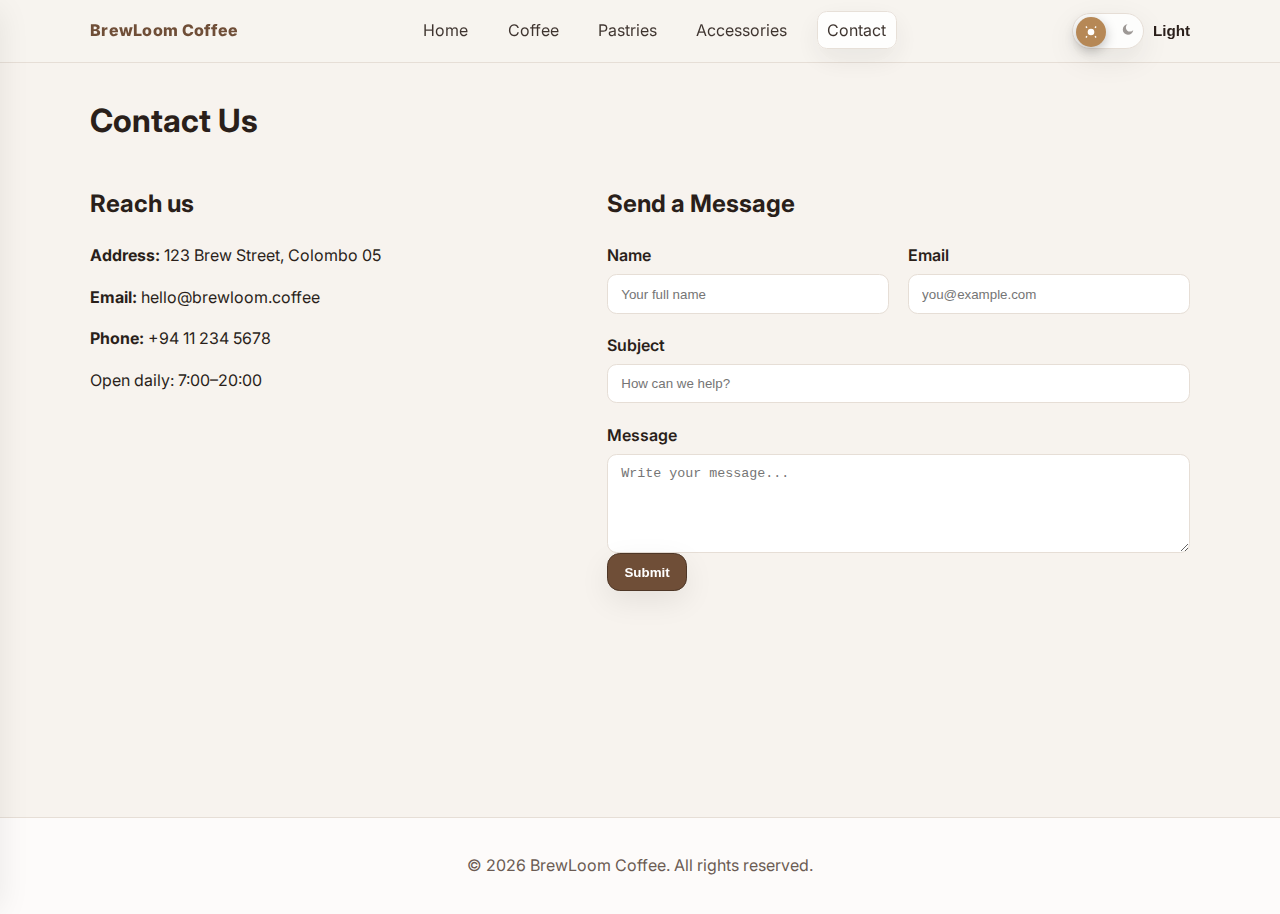
<file: contact.html>
<!doctype html>
<html lang="en">
<head>
  <meta charset="utf-8">
  <meta name="viewport" content="width=device-width, initial-scale=1">
  <meta name="description" content="BrewLoom Coffee — simple e-commerce demo with HTML, CSS, JS">
  <title>Contact • BrewLoom Coffee</title>
  <link rel="stylesheet" href="assets/css/styles.css">
  <link rel="preconnect" href="https://fonts.googleapis.com">
  <link rel="preconnect" href="https://fonts.gstatic.com" crossorigin>
  <link href="https://fonts.googleapis.com/css2?family=Inter:wght@300;400;600;800&display=swap" rel="stylesheet">
</head>
<body data-page="contact">
  <header id="top" class="navbar">
  <div class="container nav-inner">
    <button id="menuToggle" class="menu-toggle" aria-label="Open menu" aria-controls="mobileNav" aria-expanded="false">
      <svg class="icon-burger" width="24" height="24" viewBox="0 0 24 24" fill="currentColor" aria-hidden="true">
        <path d="M3 6h18v2H3V6Zm0 5h18v2H3v-2Zm0 5h18v2H3v-2Z"/>
      </svg>
    </button>
    <a class="brand" href="index.html">BrewLoom Coffee</a>
    <nav class="nav-links">
      <a href="index.html" data-link="home">Home</a>
      <a href="coffee.html" data-link="coffee">Coffee</a>
      <a href="pastries.html" data-link="pastries">Pastries</a>
      <a href="accessories.html" data-link="accessories">Accessories</a>
      <a href="contact.html" data-link="contact">Contact</a>
    </nav>
    <button id="themeToggle" class="theme-switch" aria-label="Switch to dark mode" aria-pressed="false" title="Switch theme">
  <span class="switch-track" aria-hidden="true">
    <span class="track-icon track-sun" aria-hidden="true">
      <svg width="14" height="14" viewBox="0 0 24 24" fill="currentColor"><path d="M6.76 4.84l-1.8-1.79-1.41 1.41 1.79 1.8 1.42-1.42Zm10.48 0 1.79-1.79 1.41 1.41-1.79 1.8-1.41-1.42ZM12 4V1h0v3Zm0 19v-3h0v3ZM4 12H1v0h3Zm22 0h-3v0h3ZM6.76 19.16l-1.8 1.79-1.41-1.41 1.79-1.8 1.42 1.42Zm10.48 0 1.79 1.79 1.41-1.41-1.79-1.8-1.41 1.42ZM12 7a5 5 0 100 10 5 5 0 000-10Z"/></svg>
    </span>
    <span class="track-icon track-moon" aria-hidden="true">
      <svg width="14" height="14" viewBox="0 0 24 24" fill="currentColor"><path d="M21 12.79A9 9 0 1111.21 3a7 7 0 109.79 9.79Z"/></svg>
    </span>
    <span class="switch-thumb">
      <svg class="thumb-sun" width="16" height="16" viewBox="0 0 24 24" fill="currentColor"><path d="M6.76 4.84l-1.8-1.79-1.41 1.41 1.79 1.8 1.42-1.42Zm10.48 0 1.79-1.79 1.41 1.41-1.79 1.8-1.41-1.42ZM12 4V1h0v3Zm0 19v-3h0v3ZM4 12H1v0h3Zm22 0h-3v0h3ZM6.76 19.16l-1.8 1.79-1.41-1.41 1.79-1.8 1.42 1.42Zm10.48 0 1.79 1.79 1.41-1.41-1.79-1.8-1.41 1.42ZM12 7a5 5 0 100 10 5 5 0 000-10Z"/></svg>
      <svg class="thumb-moon" width="16" height="16" viewBox="0 0 24 24" fill="currentColor"><path d="M21 12.79A9 9 0 1111.21 3a7 7 0 109.79 9.79Z"/></svg>
    </span>
  </span>
  <span class="switch-label" id="themeLabel">Light</span>
</button>

  </div>
</header>
<!-- Backdrop + side drawer for mobile/tablet -->
<div id="backdrop" class="backdrop" hidden></div>
<aside id="mobileNav" class="side-drawer" aria-hidden="true">
  <div class="drawer-header">
    <span class="brand">BrewLoom Coffee</span>
    <button id="drawerClose" class="drawer-close" aria-label="Close menu">
      <svg width="24" height="24" viewBox="0 0 24 24" fill="currentColor" aria-hidden="true">
        <path d="M18.3 5.7 12 12l6.3 6.3-1.4 1.4L10.6 13.4 4.3 19.7 2.9 18.3 9.2 12 2.9 5.7 4.3 4.3l6.3 6.3L16.9 4.3z"/>
      </svg>
    </button>
  </div>
  <nav class="drawer-links">
    <a href="index.html">Home</a>
    <a href="coffee.html">Coffee</a>
    <a href="pastries.html">Pastries</a>
    <a href="accessories.html">Accessories</a>
    <a href="contact.html">Contact</a>
  </nav>
</aside>

  <main class="container page contact-page">
    <h1 class="page-title reveal-on-scroll">Contact Us</h1>
    <div class="contact-grid">
      <section class="contact-info reveal-on-scroll">
        <h2>Reach us</h2>
        <p><strong>Address:</strong> 123 Brew Street, Colombo 05</p>
        <p><strong>Email:</strong> hello@brewloom.coffee</p>
        <p><strong>Phone:</strong> +94 11 234 5678</p>
        <p>Open daily: 7:00–20:00</p>
        <div class="map-embed-wrap contact-map">
  <iframe
    class="map-embed"
    loading="lazy"
    referrerpolicy="no-referrer-when-downgrade"
    src="https://www.google.com/maps?q=123%20Brew%20Street%2C%20Colombo%2005&output=embed"
    allowfullscreen
  ></iframe>
</div>

      </section>
      
      <section class="contact-form reveal-on-scroll delay-1">
        <h2>Send a Message</h2>
        <!-- Non-functional layout -->
        <form action="#" method="post" onsubmit="return false;">
          <div class="grid form-grid">
            <label>
              <span>Name</span>
              <input type="text" placeholder="Your full name">
            </label>
            <label>
              <span>Email</span>
              <input type="email" placeholder="you@example.com">
            </label>
            <label class="full">
              <span>Subject</span>
              <input type="text" placeholder="How can we help?">
            </label>
            <label class="full">
              <span>Message</span>
              <textarea rows="5" placeholder="Write your message..."></textarea>
            </label>
          </div>
          <button class="btn btn-primary" type="button">Submit</button>
        </form>
      </section>
    </div>
  </main>
  <footer class="footer">
  <div class="container">
    <p>© <span id="year"></span> BrewLoom Coffee. All rights reserved.</p>
  </div>
</footer>
<button id="backToTop" class="back-to-top" aria-label="Back to top">↑</button>
<script src="assets/js/script.js"></script>
</body>
</html>
</file>
<file: assets/css/styles.css>
:root {
  --bg: #f7f3ee;
  --text: #2a1f1a;
  --muted: #6b5b53;
  --primary: #6f4e37; /* coffee brown */
  --accent: #c49a6c;
  --card: #ffffff;
  --border: #e6ded6;
  --shadow: 0 10px 30px rgba(0, 0, 0, 0.08);
  --nav-h: 60px;
}
body[data-theme="dark"] {
  --bg: #14110f;
  --text: #eee5df;
  --muted: #b3a59c;
  --primary: #9c7a5b;
  --accent: #b68856;
  --card: #1f1a17;
  --border: #2b2521;
  --shadow: 0 10px 30px rgba(0, 0, 0, 0.35);
}

* {
  box-sizing: border-box;
}
html,
body {
  margin: 0;
  padding: 0;
}
body {
  font-family: "Inter", system-ui, -apple-system, Segoe UI, Roboto, Arial,
    sans-serif;
  background: var(--bg);
  color: var(--text);
  line-height: 1.6;
  transition: background 0.3s ease, color 0.3s ease;
}
img {
  max-width: 100%;
  display: block;
}
a {
  color: inherit;
  text-decoration: none;
}
.container {
  width: min(1100px, 92%);
  margin: 0 auto;
}

/* Navbar */
.navbar {
  position: sticky;
  top: 0;
  z-index: 1000;
  background: color-mix(in srgb, var(--bg) 85%, transparent);
  backdrop-filter: blur(8px);
  border-bottom: 1px solid var(--border);
}
.nav-inner {
  display: flex;
  align-items: center;
  justify-content: space-between;
  gap: 0.6rem;
  padding: 0.8rem 0;
}
.brand {
  font-weight: 800;
  letter-spacing: 0.3px;
  color: var(--primary);
  white-space: nowrap;
}
.nav-links a {
  margin: 0 0.5rem;
  padding: 0.5rem 0.6rem;
  border-radius: 0.6rem;
  opacity: 0.9;
}
.nav-links a.active,
.nav-links a:hover {
  background: var(--card);
  border: 1px solid var(--border);
  box-shadow: var(--shadow);
}

/* Pill theme switch */
.theme-switch {
  --switch-w: 72px;
  --switch-h: 36px;
  --thumb: 30px;
  display: inline-flex;
  align-items: center;
  gap: 0.55rem;
  background: transparent;
  border: 0;
  padding: 0;
  cursor: pointer;
  color: var(--text);
}
.switch-label {
  font-weight: 600;
  font-size: 0.95rem;
  user-select: none;
}
.theme-switch:focus-visible {
  outline: 2px solid color-mix(in srgb, var(--primary) 60%, #fff);
  outline-offset: 2px;
  border-radius: 0.6rem;
}
.switch-track {
  position: relative;
  width: var(--switch-w);
  height: var(--switch-h);
  border-radius: 999px;
  background: color-mix(in srgb, var(--card) 80%, var(--bg));
  border: 1px solid var(--border);
  box-shadow: var(--shadow);
  transition: background 0.25s ease, border-color 0.25s ease;
  display: inline-block;
}
.track-icon {
  position: absolute;
  top: 50%;
  transform: translateY(-50%);
  opacity: 0.45;
  pointer-events: none;
}
.track-sun {
  left: 8px;
}
.track-moon {
  right: 8px;
}
.switch-thumb {
  position: absolute;
  top: 3px;
  left: 3px;
  width: var(--thumb);
  height: var(--thumb);
  border-radius: 50%;
  background: #b68856;
  color: #fff;
  display: grid;
  place-items: center;
  transition: transform 0.28s cubic-bezier(0.2, 0.7, 0.2, 1),
    background 0.25s ease;
  will-change: transform;
  box-shadow: 0 4px 12px rgba(0, 0, 0, 0.25);
}
.switch-thumb .thumb-sun {
  display: block;
}
.switch-thumb .thumb-moon {
  display: none;
}
body[data-theme="dark"] .switch-track {
  background: #1e1b19;
  border-color: color-mix(in srgb, var(--border) 50%, #000);
}
body[data-theme="dark"] .switch-thumb {
  transform: translateX(calc(var(--switch-w) - var(--thumb) - 6px));
}
body[data-theme="dark"] .switch-thumb .thumb-sun {
  display: none;
}
body[data-theme="dark"] .switch-thumb .thumb-moon {
  display: block;
}
@media (max-width: 520px) {
  .switch-label {
    display: none;
  }
}

/* Hero */
.hero {
  position: relative;
  overflow: hidden;
}
.hero-inner {
  display: grid;
  grid-template-columns: 1.1fr 0.9fr;
  gap: 2rem;
  align-items: center;
  padding: 3.5rem 0 2.5rem;
}
.hero-text h1 {
  font-size: clamp(2rem, 5vw, 3rem);
  margin: 0 0 0.6rem;
}
.hero-text p {
  color: var(--muted);
  margin: 0 0 1.2rem;
}
.hero-cta .btn {
  margin-right: 0.6rem;
}
.hero-media {
  position: sticky;
  top: calc(var(--nav-h) + 12px);
  align-self: start;
}
/* .hero-media img {
  border-radius: 1.2rem;
  box-shadow: var(--shadow);
  will-change: transform;
  transform-origin: 50% 50%;
} */
.hero-wave {
  position: absolute;
  inset: auto 0 0 0;
  height: 150px;
  background: linear-gradient(
    180deg,
    transparent,
    color-mix(in srgb, var(--primary) 10%, transparent)
  );
  pointer-events: none;
}

/* Sections */
.section-title {
  font-size: 1.6rem;
  margin: 2rem 0 1rem;
}
.bg-alt {
  background: color-mix(in srgb, var(--card) 70%, var(--bg));
  padding: 1rem 0 2rem;
  border-top: 1px solid var(--border);
  border-bottom: 1px solid var(--border);
}
.page {
  padding: 2rem 0;
}
.page-title {
  font-size: 2rem;
  margin: 0 0 0.2rem;
}
.page-subtitle {
  color: var(--muted);
  margin-top: 0;
}

/* Cards & grids */
.grid {
  display: grid;
  gap: 1.2rem;
}
/* === Equal-height cards for 'Browse Categories' === */
.cards {
  align-items: stretch;
  grid-auto-rows: 1fr;
}

.cards > .card {
  display: flex;
  flex-direction: column;
  height: 100%;
  margin-bottom: 1rem;
}
.cards > .card img {
  aspect-ratio: 4/3;
  object-fit: cover;
}
.cards > .card .card-body {
  flex: 1 1 auto;
  display: flex;
  flex-direction: column;
  justify-content: flex-start;
  padding-bottom: 1rem;
}

.cards {
  grid-template-columns: repeat(auto-fit, minmax(240px, 1fr));
  gap: 2rem;
}
.categories {
  margin-bottom: 2rem; /* Adds margin at the bottom of the container */
}

.product-grid {
  grid-template-columns: repeat(auto-fit, minmax(220px, 1fr));
}
.card,
.product-card {
  background: var(--card);
  border: 1px solid var(--border);
  border-radius: 1rem;
  overflow: hidden;
  box-shadow: var(--shadow);
  transition: transform 0.15s ease;
}
.card:hover,
.product-card:hover {
  transform: translateY(-3px);
}
.card-body {
  padding: 1rem;
}
.card:hover img {
  transform: scale(1.1);
  transition: transform 0.3s ease;
}
.product-card {
  padding-bottom: 0.8rem;
}
.product-card img {
  aspect-ratio: 4/3;
  object-fit: cover;
}
.product-card h3 {
  margin: 0.6rem 1rem 0;
  font-size: 1.05rem;
}
.product-card p {
  margin: 0.3rem 1rem 0.6rem;
  color: var(--muted);
  font-size: 0.95rem;
}
.price {
  margin: 0 1rem 0.6rem;
  font-weight: 700;
  color: var(--primary);
}
.price.lg {
  font-size: 1.6rem;
}
.badge {
  position: absolute;
  margin: 0.6rem;
  padding: 0.25rem 0.5rem;
  border-radius: 0.5rem;
  background: var(--primary);
  color: #fff;
  font-size: 0.75rem;
  font-weight: 600;
  box-shadow: var(--shadow);
}
.badge-accent {
  background: var(--accent);
}

/* Buttons */
.btn {
  display: inline-flex;
  align-items: center;
  justify-content: center;
  padding: 0.65rem 1rem;
  border-radius: 0.8rem;
  font-weight: 600;
  border: 1px solid var(--border);
  background: var(--card);
  color: var(--text);
  box-shadow: var(--shadow);
  cursor: pointer;
  transition: transform 0.12s ease, background 0.2s ease;
}
.btn:hover {
  transform: translateY(-2px);
}
.btn-primary {
  background: var(--primary);
  color: #fff;
  border-color: color-mix(in srgb, var(--primary) 70%, #000);
}
.btn-outline {
  background: transparent;
}

/* Story */
.story-inner {
  display: grid;
  grid-template-columns: 0.9fr 1.1fr;
  gap: 1.8rem;
  padding: 2rem 0 3rem;
}
.story-media img {
  border-radius: 1rem;
  box-shadow: var(--shadow);
}
.story-text p {
  color: var(--muted);
}

/* Product detail */
.breadcrumb {
  font-size: 0.9rem;
  color: var(--muted);
  margin-top: 1rem;
}
.breadcrumb a {
  text-decoration: underline;
}
.product-detail {
  display: grid;
  grid-template-columns: 1.05fr 0.95fr;
  gap: 2rem;
  padding: 1rem 0 2rem;
}
.gallery .main-image {
  border-radius: 1rem;
  box-shadow: var(--shadow);
}
.thumbs {
  display: flex;
  gap: 0.6rem;
  margin-top: 0.6rem;
}
.thumb {
  width: 90px;
  height: 70px;
  object-fit: cover;
  border-radius: 0.5rem;
  border: 2px solid transparent;
  cursor: pointer;
}
.thumb.is-active {
  border-color: var(--primary);
}
.info .desc {
  color: var(--muted);
}
.bullets {
  padding-left: 1.1rem;
}
.bullets li {
  margin: 0.2rem 0;
}

/* Contact */
.contact-grid {
  display: grid;
  grid-template-columns: 1fr 1.2fr;
  gap: 2rem;
  padding: 1rem 0 2rem;
}
form label {
  display: grid;
  gap: 0.35rem;
  font-weight: 600;
}
input,
textarea {
  width: 100%;
  padding: 0.7rem 0.8rem;
  border-radius: 0.6rem;
  border: 1px solid var(--border);
  background: var(--card);
  color: var(--text);
  outline: none;
}
.form-grid {
  grid-template-columns: repeat(2, 1fr);
}
.form-grid .full {
  grid-column: 1/-1;
}
/* Contact: map card */
.map-card {
  margin-top: 1rem;
  background: var(--card);
  border: 1px solid var(--border);
  border-radius: 1rem;
  box-shadow: var(--shadow);
  padding: 1rem;
}
.map-card h2 {
  margin: 0 0 0.6rem;
}

/* Responsive map */
.map-embed {
  width: 100%;
  aspect-ratio: 16/10;
  border: 0;
  border-radius: 0.6rem;
}
.map-embed-wrap {
  position: relative;
}

/* Fallback for older browsers without aspect-ratio */
@supports not (aspect-ratio: 1) {
  .map-embed-wrap {
    padding-top: 62.5%;
  }
  .map-embed-wrap .map-embed {
    position: absolute;
    inset: 0;
    width: 100%;
    height: 100%;
  }
}

/* Footer */
.footer {
  border-top: 1px solid var(--border);
  padding: 1.2rem 0;
  margin-top: 2rem;
  text-align: center;
  color: var(--muted);
  background: color-mix(in srgb, var(--card) 70%, var(--bg));
}

/* Back to top (brown bg, white arrow) */
.back-to-top {
  position: fixed;
  right: 1rem;
  bottom: 1rem;
  width: 44px;
  height: 44px;
  border-radius: 50%;
  border: 1px solid color-mix(in srgb, var(--primary) 75%, #000);
  background: var(--primary);
  box-shadow: var(--shadow);
  display: grid;
  place-items: center;
  font-weight: 800;
  color: #fff;
  cursor: pointer;
  opacity: 0;
  visibility: hidden;
  transition: opacity 0.2s ease, transform 0.2s ease, visibility 0.2s ease;
  z-index: 1000;
}
.back-to-top.show {
  opacity: 1;
  visibility: visible;
  transform: translateY(-4px);
}

/* Reveal on scroll */
.reveal-on-scroll {
  opacity: 0;
  transform: translateY(18px);
  transition: opacity 0.6s ease, transform 0.6s ease;
}
.reveal-on-scroll.visible {
  opacity: 1;
  transform: translateY(0);
}
.delay-1 {
  transition-delay: 0.12s;
}
.delay-2 {
  transition-delay: 0.24s;
}
.delay-3 {
  transition-delay: 0.36s;
}
.delay-4 {
  transition-delay: 0.48s;
}

/* ===== Creative Preloader: Coffee beans pouring into cup ===== */
#preloader {
  position: fixed;
  inset: 0;
  background: var(--bg);
  color: var(--text);
  display: grid;
  place-items: center;
  z-index: 2000;
  transition: opacity 0.3s ease, visibility 0.3s ease;
}
#preloader.hide {
  opacity: 0;
  visibility: hidden;
}

.bean-loader {
  position: relative;
  width: 220px;
  height: 170px;
}
.bean-loader-text {
  margin-top: 0.6rem;
  color: var(--muted);
  font-weight: 600;
}

/* Beans */
.beans {
  position: absolute;
  inset: 0;
  display: grid;
  place-items: center;
}
.bean {
  width: 26px;
  height: 36px;
  background: color-mix(in srgb, var(--primary) 92%, #000);
  border-radius: 55% 55% 45% 45% / 60% 60% 40% 40%;
  transform: rotate(22deg);
  position: absolute;
  box-shadow: 0 2px 0 rgba(0, 0, 0, 0.08) inset, 0 6px 16px rgba(0, 0, 0, 0.2);
}
.bean::after {
  /* bean crease */
  content: "";
  position: absolute;
  left: 50%;
  top: 10%;
  width: 2px;
  height: 80%;
  background: color-mix(in srgb, #fff 70%, var(--card));
  border-radius: 2px;
  transform: translateX(-50%) rotate(-8deg);
  opacity: 0.6;
}
/* falling animation with slight spin */
@keyframes bean-drop {
  0% {
    transform: translateY(-110px) translateX(-30px) rotate(0deg);
    opacity: 0;
  }
  20% {
    opacity: 1;
  }
  70% {
    transform: translateY(0px) translateX(0) rotate(340deg);
  }
  84% {
    transform: translateY(-16px) rotate(360deg);
  }
  100% {
    transform: translateY(0) rotate(380deg);
    opacity: 1;
  }
}
.b1 {
  animation: bean-drop 1.2s ease-in-out infinite;
}
.b2 {
  animation: bean-drop 1.2s ease-in-out 0.2s infinite;
}
.b3 {
  animation: bean-drop 1.2s ease-in-out 0.4s infinite;
}

/* Cup */
.cup {
  position: absolute;
  bottom: 0;
  left: 50%;
  transform: translateX(-50%);
  width: 150px;
  height: 64px;
  background: var(--card);
  border: 2px solid var(--border);
  border-top: 0;
  border-radius: 0 0 22px 22px;
  box-shadow: var(--shadow);
}
.cup::before {
  /* saucer */
  content: "";
  position: absolute;
  left: 50%;
  bottom: -10px;
  transform: translateX(-50%);
  width: 190px;
  height: 16px;
  background: color-mix(in srgb, var(--card) 85%, var(--bg));
  border: 1px solid var(--border);
  border-radius: 999px;
  box-shadow: var(--shadow);
}
.cup::after {
  /* handle */
  content: "";
  position: absolute;
  right: -20px;
  top: 12px;
  width: 26px;
  height: 26px;
  border: 6px solid var(--card);
  border-left-color: transparent;
  border-bottom-color: transparent;
  border-radius: 50%;
  box-shadow: 0 0 0 2px var(--border) inset;
}

/* Steam */
.steam {
  position: absolute;
  width: 8px;
  height: 14px;
  left: 50%;
  top: -16px;
  border-radius: 100px;
  background: radial-gradient(
    circle at 50% 40%,
    rgba(255, 255, 255, 0.9),
    rgba(255, 255, 255, 0) 70%
  );
  filter: blur(1px);
  opacity: 0;
}
@keyframes rise {
  0% {
    transform: translate(-6px, 6px) scale(0.8);
    opacity: 0;
  }
  30% {
    opacity: 0.9;
  }
  100% {
    transform: translate(-6px, -34px) scale(1.1);
    opacity: 0;
  }
}
.s1 {
  animation: rise 1.6s ease-in-out 0.1s infinite;
}
.s2 {
  left: 58%;
  animation: rise 1.6s ease-in-out 0.5s infinite;
}
.s3 {
  left: 42%;
  animation: rise 1.6s ease-in-out 0.9s infinite;
}

/* ===== Mobile/Tablet Sidebar Navigation ===== */
.menu-toggle {
  display: none; /* shown on small screens */
  background: var(--card);
  border: 1px solid var(--border);
  border-radius: 0.6rem;
  padding: 0.4rem 0.5rem;
  color: var(--text);
  box-shadow: var(--shadow);
}
.icon-burger {
  display: block;
}

.backdrop {
  position: fixed;
  inset: 0;
  background: rgba(0, 0, 0, 0.45);
  opacity: 0;
  visibility: hidden;
  transition: opacity 0.2s ease, visibility 0.2s ease;
  z-index: 1300;
}
.side-drawer {
  position: fixed;
  inset: 0 auto 0 0;
  width: min(82vw, 320px);
  height: 100dvh;
  background: var(--card);
  color: var(--text);
  border-right: 1px solid var(--border);
  box-shadow: var(--shadow);
  transform: translateX(-100%);
  transition: transform 0.28s cubic-bezier(0.2, 0.7, 0.2, 1);
  z-index: 1400;
  display: flex;
  flex-direction: column;
}
.drawer-header {
  display: flex;
  align-items: center;
  justify-content: space-between;
  padding: 1rem;
  border-bottom: 1px solid var(--border);
}
.drawer-close {
  background: var(--card);
  border: 1px solid var(--border);
  border-radius: 0.6rem;
  padding: 0.3rem 0.4rem;
  color: var(--text);
  box-shadow: var(--shadow);
  cursor: pointer;
}
.drawer-links {
  display: grid;
  padding: 0.5rem;
  gap: 0.25rem;
}
.drawer-links a {
  padding: 0.9rem 1rem;
  border-radius: 0.8rem;
  border: 1px solid var(--border);
  background: color-mix(in srgb, var(--card) 90%, var(--bg));
  font-weight: 600;
}
.drawer-links a:hover {
  background: var(--card);
  box-shadow: var(--shadow);
}

body.drawer-open {
  overflow: hidden;
}
body.drawer-open .side-drawer {
  transform: translateX(0);
}
body.drawer-open .backdrop {
  opacity: 1;
  visibility: visible;
}

@media (max-width: 940px) {
  .menu-toggle {
    display: inline-grid;
    place-items: center;
  }
  .nav-links {
    display: none;
  }
  .hero-inner {
    grid-template-columns: 1fr;
  }
  .hero-media {
    position: static;
    top: auto;
  }
  .story-inner {
    grid-template-columns: 1fr;
  }
  .product-detail {
    grid-template-columns: 1fr;
  }
  .contact-grid {
    grid-template-columns: 1fr;
  }
  .form-grid {
    grid-template-columns: 1fr;
  }
}
</file>
